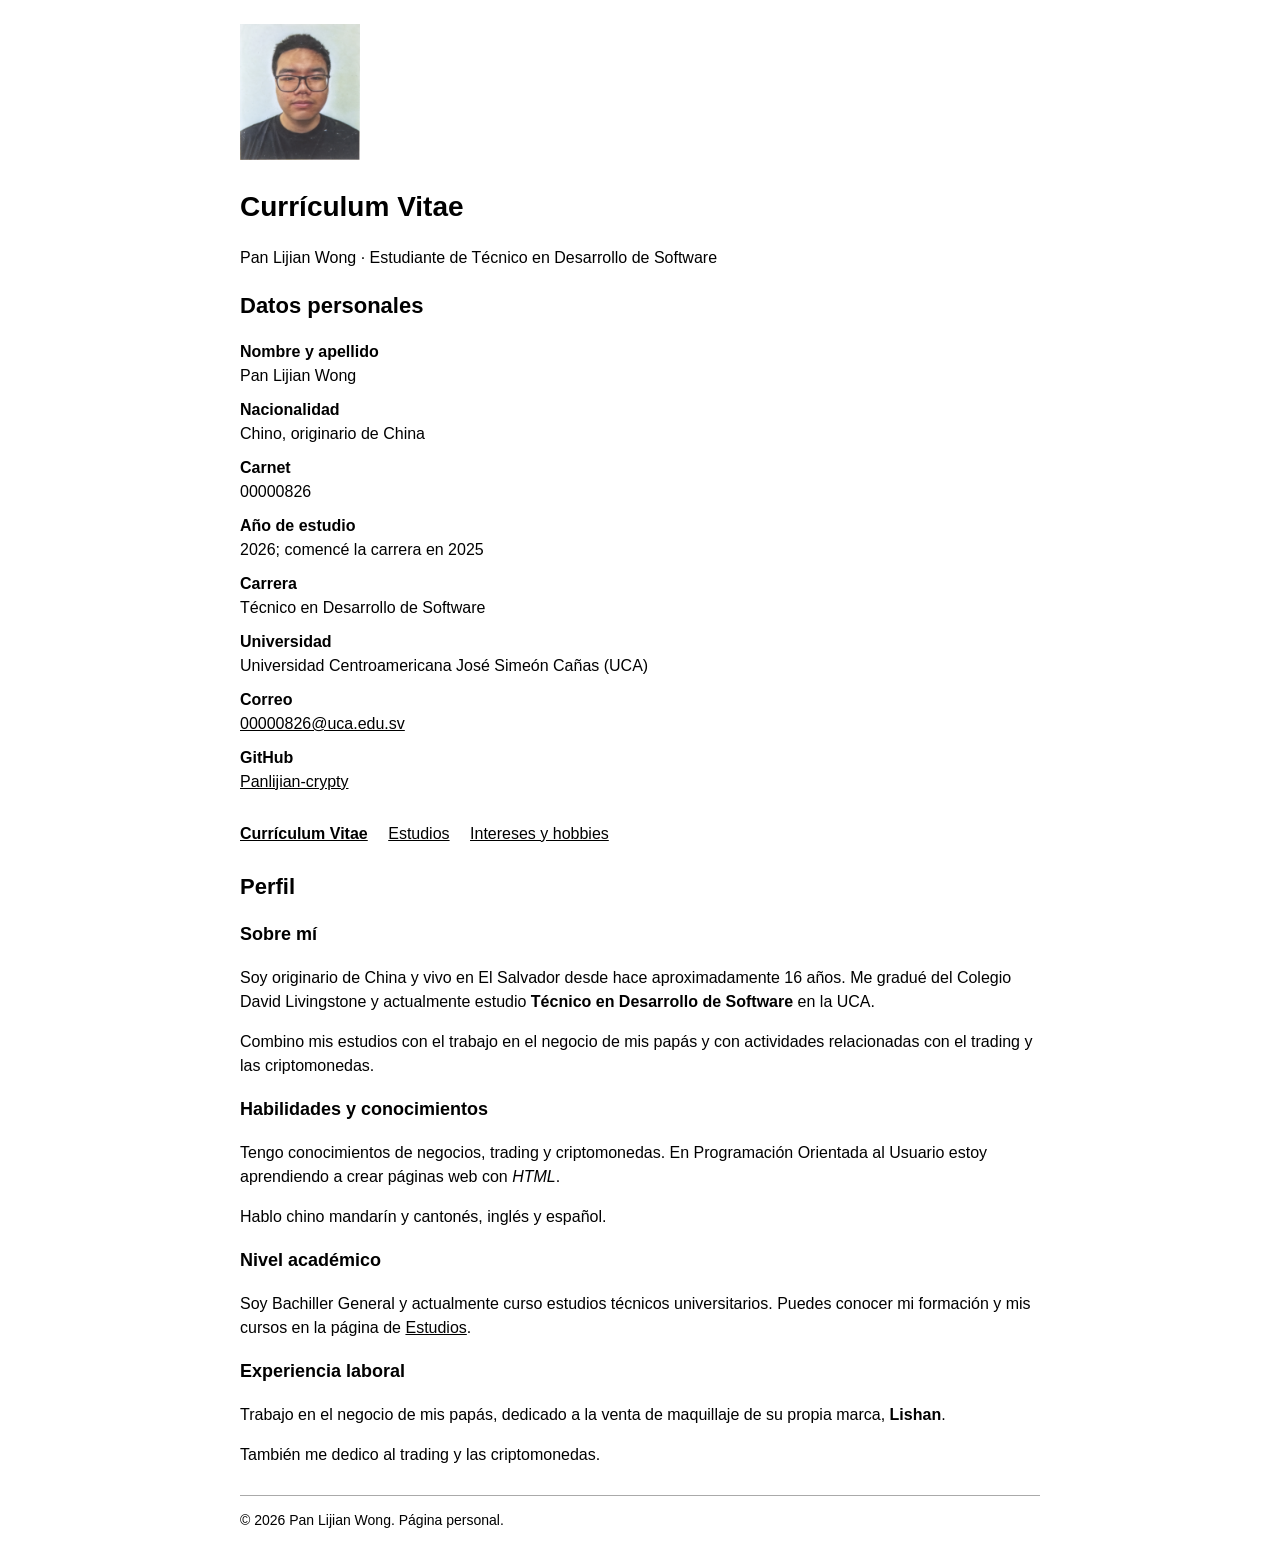
<file: About-me/index.html>
<!DOCTYPE html>
<html lang="es">
<head>
    <meta charset="UTF-8">
    <meta name="viewport" content="width=device-width, initial-scale=1.0">
    <meta name="description" content="Página personal de Pan Lijian Wong: perfil, estudios, intereses y hobbies.">
    <title>Currículum Vitae | Pan Lijian Wong</title>
    <link rel="stylesheet" href="estilos.css">
</head>
<body>
    <a class="saltar" href="#contenido">Saltar al contenido</a>
    <div class="pagina">
<header class="cabecera">
    <img class="imagen-cabecera" src="imagenes/foto-perfil.png" width="120" height="136" alt="Foto de Pan Lijian Wong">
    <h1>Currículum Vitae</h1>
    <p class="subtitulo">Pan Lijian Wong · Estudiante de Técnico en Desarrollo de Software</p>
</header>
<main id="contenido">
    <section aria-labelledby="titulo-datos">
        <h2 id="titulo-datos">Datos personales</h2>
        <dl class="datos">
            <div><dt>Nombre y apellido</dt><dd>Pan Lijian Wong</dd></div>
            <div><dt>Nacionalidad</dt><dd>Chino, originario de China</dd></div>
            <div><dt>Carnet</dt><dd>00000826</dd></div>
            <div><dt>Año de estudio</dt><dd>2026; comencé la carrera en 2025</dd></div>
            <div><dt>Carrera</dt><dd>Técnico en Desarrollo de Software</dd></div>
            <div><dt>Universidad</dt><dd>Universidad Centroamericana José Simeón Cañas (UCA)</dd></div>
            <div><dt>Correo</dt><dd><a href="mailto:00000826@uca.edu.sv">00000826@uca.edu.sv</a></dd></div>
            <div><dt>GitHub</dt><dd><a href="https://github.com/Panlijian-crypty">Panlijian-crypty</a></dd></div>
        </dl>
    </section>
<nav aria-label="Navegación principal">
    <a href="index.html" aria-current="page">Currículum Vitae</a>
    <a href="estudios.html">Estudios</a>
    <a href="intereses.html">Intereses y hobbies</a>
</nav>
    <section aria-labelledby="titulo-perfil">
        <h2 id="titulo-perfil">Perfil</h2>
        <article>
            <h3>Sobre mí</h3>
            <p>Soy originario de China y vivo en El Salvador desde hace aproximadamente 16 años. Me gradué del Colegio David Livingstone y actualmente estudio <strong>Técnico en Desarrollo de Software</strong> en la UCA.</p>
            <p>Combino mis estudios con el trabajo en el negocio de mis papás y con actividades relacionadas con el trading y las criptomonedas.</p>
        </article>
        <article>
            <h3>Habilidades y conocimientos</h3>
            <p>Tengo conocimientos de negocios, trading y criptomonedas. En Programación Orientada al Usuario estoy aprendiendo a crear páginas web con <em>HTML</em>.</p>
            <p>Hablo chino mandarín y cantonés, inglés y español.</p>
        </article>
        <article>
            <h3>Nivel académico</h3>
            <p>Soy Bachiller General y actualmente curso estudios técnicos universitarios. Puedes conocer mi formación y mis cursos en la página de <a href="estudios.html">Estudios</a>.</p>
        </article>
        <article>
            <h3>Experiencia laboral</h3>
            <p>Trabajo en el negocio de mis papás, dedicado a la venta de maquillaje de su propia marca, <strong>Lishan</strong>.</p>
            <p>También me dedico al trading y las criptomonedas.</p>
        </article>
    </section>
</main>
        <footer>
            <p>© 2026 Pan Lijian Wong. Página personal.</p>
        </footer>
    </div>
</body>
</html>
</file>
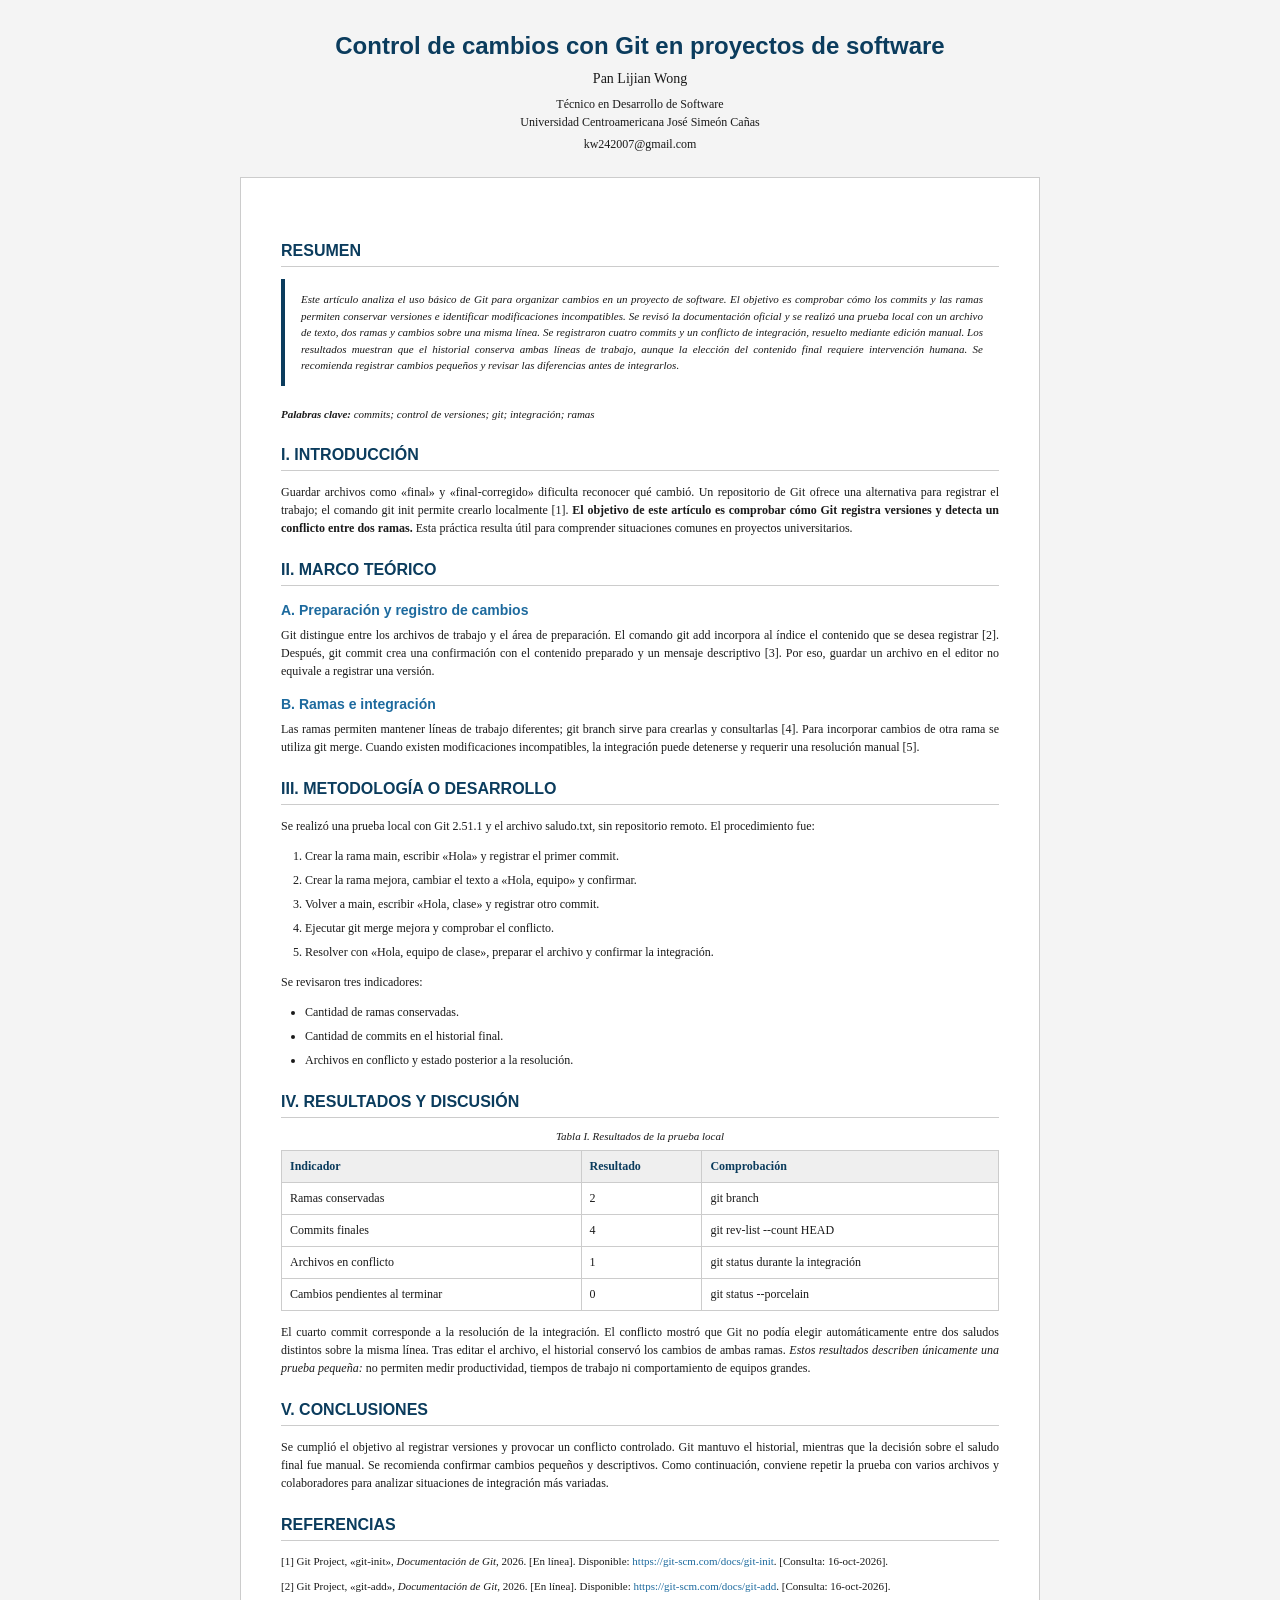
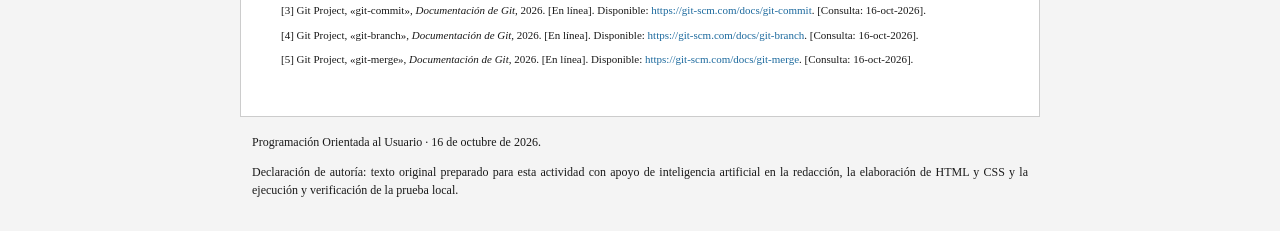
<file: actividad-css-basico/index.html>
<!DOCTYPE html>
<html lang="es">
    <head>
        <meta charset="UTF-8">
        <meta name="viewport" content="width=device-width, initial-scale=1.0">
        <title>Control de cambios con Git en proyectos de software</title>
        <link rel="stylesheet" href="style.css">
    </head>
    <body>
        <header>
            <h1>Control de cambios con Git en proyectos de software</h1>
            <p class="autor">Pan Lijian Wong</p>
            <p class="afiliacion">Técnico en Desarrollo de Software<br>Universidad Centroamericana José Simeón Cañas</p>
            <p class="contacto">kw242007@gmail.com</p>
        </header>

        <main id="articulo" class="articulo">
            <section>
                <h2>Resumen</h2>
                <p class="resumen">Este artículo analiza el uso básico de Git para organizar cambios en un proyecto de software. El objetivo es comprobar cómo los commits y las ramas permiten conservar versiones e identificar modificaciones incompatibles. Se revisó la documentación oficial y se realizó una prueba local con un archivo de texto, dos ramas y cambios sobre una misma línea. Se registraron cuatro commits y un conflicto de integración, resuelto mediante edición manual. Los resultados muestran que el historial conserva ambas líneas de trabajo, aunque la elección del contenido final requiere intervención humana. Se recomienda registrar cambios pequeños y revisar las diferencias antes de integrarlos.</p>
                <p class="palabras-clave"><strong>Palabras clave:</strong> commits; control de versiones; git; integración; ramas</p>
            </section>

            <section>
                <h2>I. Introducción</h2>
                <p>Guardar archivos como «final» y «final-corregido» dificulta reconocer qué cambió. Un repositorio de Git ofrece una alternativa para registrar el trabajo; el comando git init permite crearlo localmente [1]. <strong>El objetivo de este artículo es comprobar cómo Git registra versiones y detecta un conflicto entre dos ramas.</strong> Esta práctica resulta útil para comprender situaciones comunes en proyectos universitarios.</p>
            </section>

            <section>
                <h2>II. Marco teórico</h2>
                <h3>A. Preparación y registro de cambios</h3>
                <p>Git distingue entre los archivos de trabajo y el área de preparación. El comando git add incorpora al índice el contenido que se desea registrar [2]. Después, git commit crea una confirmación con el contenido preparado y un mensaje descriptivo [3]. Por eso, guardar un archivo en el editor no equivale a registrar una versión.</p>
                <h3>B. Ramas e integración</h3>
                <p>Las ramas permiten mantener líneas de trabajo diferentes; git branch sirve para crearlas y consultarlas [4]. Para incorporar cambios de otra rama se utiliza git merge. Cuando existen modificaciones incompatibles, la integración puede detenerse y requerir una resolución manual [5].</p>
            </section>

            <section>
                <h2>III. Metodología o desarrollo</h2>
                <p>Se realizó una prueba local con Git 2.51.1 y el archivo saludo.txt, sin repositorio remoto. El procedimiento fue:</p>
                <ol>
                    <li>Crear la rama main, escribir «Hola» y registrar el primer commit.</li>
                    <li>Crear la rama mejora, cambiar el texto a «Hola, equipo» y confirmar.</li>
                    <li>Volver a main, escribir «Hola, clase» y registrar otro commit.</li>
                    <li>Ejecutar git merge mejora y comprobar el conflicto.</li>
                    <li>Resolver con «Hola, equipo de clase», preparar el archivo y confirmar la integración.</li>
                </ol>
                <p>Se revisaron tres indicadores:</p>
                <ul>
                    <li>Cantidad de ramas conservadas.</li>
                    <li>Cantidad de commits en el historial final.</li>
                    <li>Archivos en conflicto y estado posterior a la resolución.</li>
                </ul>
            </section>

            <section>
                <h2>IV. Resultados y discusión</h2>
                <table>
                    <caption class="titulo-tabla">Tabla I. Resultados de la prueba local</caption>
                    <thead>
                        <tr>
                            <th>Indicador</th>
                            <th>Resultado</th>
                            <th>Comprobación</th>
                        </tr>
                    </thead>
                    <tbody>
                        <tr>
                            <td>Ramas conservadas</td>
                            <td>2</td>
                            <td>git branch</td>
                        </tr>
                        <tr>
                            <td>Commits finales</td>
                            <td>4</td>
                            <td>git rev-list --count HEAD</td>
                        </tr>
                        <tr>
                            <td>Archivos en conflicto</td>
                            <td>1</td>
                            <td>git status durante la integración</td>
                        </tr>
                        <tr>
                            <td>Cambios pendientes al terminar</td>
                            <td>0</td>
                            <td>git status --porcelain</td>
                        </tr>
                    </tbody>
                </table>
                <p>El cuarto commit corresponde a la resolución de la integración. El conflicto mostró que Git no podía elegir automáticamente entre dos saludos distintos sobre la misma línea. Tras editar el archivo, el historial conservó los cambios de ambas ramas. <em>Estos resultados describen únicamente una prueba pequeña:</em> no permiten medir productividad, tiempos de trabajo ni comportamiento de equipos grandes.</p>
            </section>

            <section>
                <h2>V. Conclusiones</h2>
                <p>Se cumplió el objetivo al registrar versiones y provocar un conflicto controlado. Git mantuvo el historial, mientras que la decisión sobre el saludo final fue manual. Se recomienda confirmar cambios pequeños y descriptivos. Como continuación, conviene repetir la prueba con varios archivos y colaboradores para analizar situaciones de integración más variadas.</p>
            </section>

            <section>
                <h2>Referencias</h2>
                <ol class="referencias">
                    <li>[1] Git Project, «git-init», <em>Documentación de Git</em>, 2026. [En línea]. Disponible: <a href="https://git-scm.com/docs/git-init">https://git-scm.com/docs/git-init</a>. [Consulta: 16-oct-2026].</li>
                    <li>[2] Git Project, «git-add», <em>Documentación de Git</em>, 2026. [En línea]. Disponible: <a href="https://git-scm.com/docs/git-add">https://git-scm.com/docs/git-add</a>. [Consulta: 16-oct-2026].</li>
                    <li>[3] Git Project, «git-commit», <em>Documentación de Git</em>, 2026. [En línea]. Disponible: <a href="https://git-scm.com/docs/git-commit">https://git-scm.com/docs/git-commit</a>. [Consulta: 16-oct-2026].</li>
                    <li>[4] Git Project, «git-branch», <em>Documentación de Git</em>, 2026. [En línea]. Disponible: <a href="https://git-scm.com/docs/git-branch">https://git-scm.com/docs/git-branch</a>. [Consulta: 16-oct-2026].</li>
                    <li>[5] Git Project, «git-merge», <em>Documentación de Git</em>, 2026. [En línea]. Disponible: <a href="https://git-scm.com/docs/git-merge">https://git-scm.com/docs/git-merge</a>. [Consulta: 16-oct-2026].</li>
                </ol>
            </section>
        </main>

        <footer>
            <p>Programación Orientada al Usuario · 16 de octubre de 2026.</p>
            <p>Declaración de autoría: texto original preparado para esta actividad con apoyo de inteligencia artificial en la redacción, la elaboración de HTML y CSS y la ejecución y verificación de la prueba local.</p>
        </footer>
    </body>
</html>
</file>
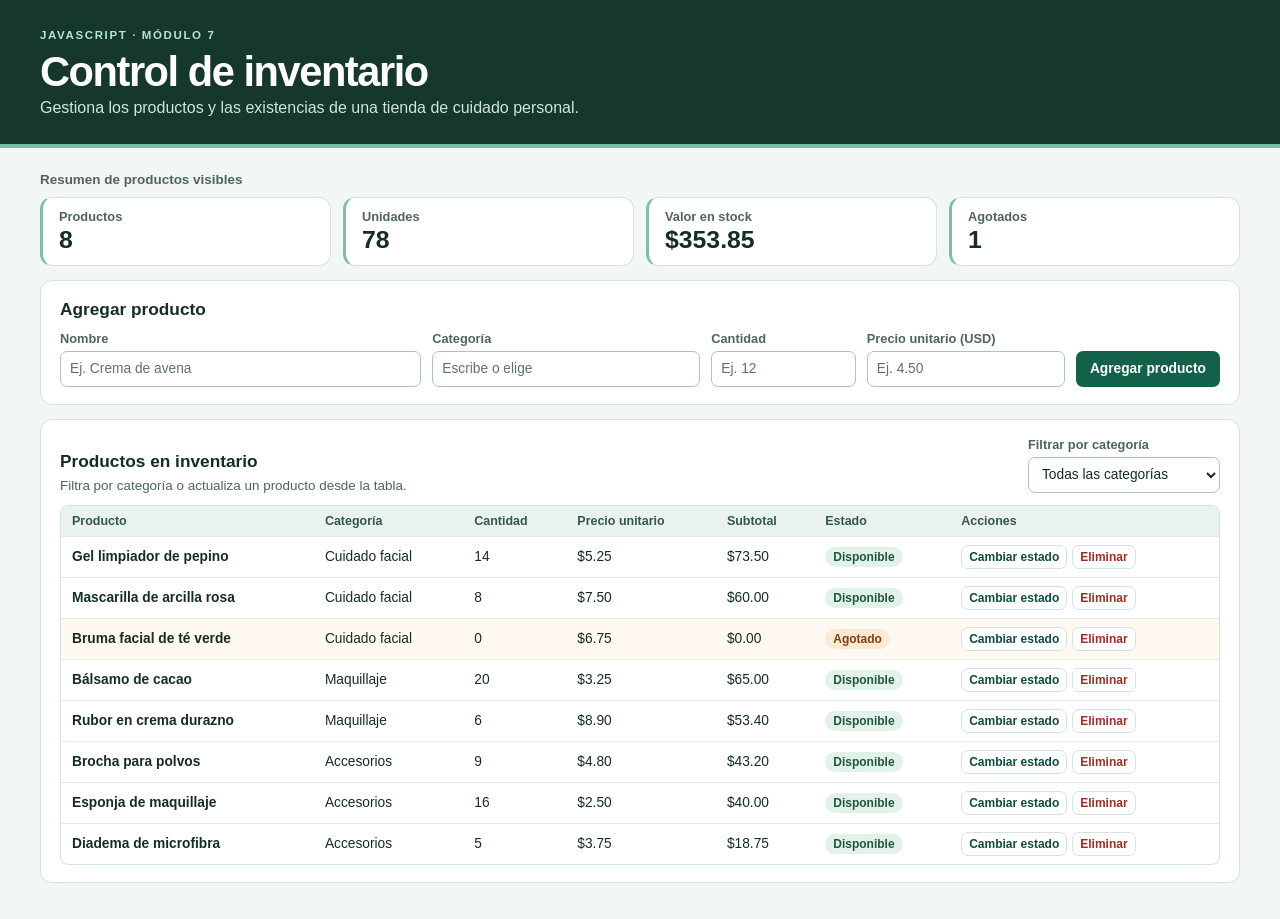
<file: tarea-7-3h/index.html>
<!doctype html>
<html lang="es">
<head>
    <meta charset="UTF-8">
    <meta name="viewport" content="width=device-width, initial-scale=1">
    <title>Control de inventario</title>
    <link rel="stylesheet" href="styles.css">
    <script src="script.js" defer></script>
</head>
<body>
    <header class="encabezado">
        <div class="contenedor encabezado-contenido">
            <span class="etiqueta">JAVASCRIPT · MÓDULO 7</span>
            <h1>Control de inventario</h1>
            <p>Gestiona los productos y las existencias de una tienda de cuidado personal.</p>
        </div>
    </header>

    <main class="contenedor">
        <section class="resumen" aria-labelledby="titulo-resumen">
            <h2 id="titulo-resumen">Resumen de productos visibles</h2>
            <dl class="indicadores" aria-live="polite">
                <div><dt>Productos</dt><dd id="total-productos">0</dd></div>
                <div><dt>Unidades</dt><dd id="total-unidades">0</dd></div>
                <div><dt>Valor en stock</dt><dd id="valor-total">$0.00</dd></div>
                <div><dt>Agotados</dt><dd id="total-agotados">0</dd></div>
            </dl>
        </section>

        <section class="panel" aria-labelledby="titulo-alta">
            <h2 id="titulo-alta">Agregar producto</h2>
            <form id="formulario-producto" novalidate>
                <div class="campos">
                    <label for="nombre">Nombre
                        <input id="nombre" name="nombre" placeholder="Ej. Crema de avena" required>
                    </label>
                    <label for="categoria">Categoría
                        <input id="categoria" name="categoria" list="categorias-sugeridas"
                            placeholder="Escribe o elige" required>
                        <datalist id="categorias-sugeridas"></datalist>
                    </label>
                    <label for="cantidad">Cantidad
                        <input id="cantidad" name="cantidad" type="number" min="1" step="1" placeholder="Ej. 12" required>
                    </label>
                    <label for="precio">Precio unitario (USD)
                        <input id="precio" name="precio" type="number" min="0" step="any" placeholder="Ej. 4.50" required>
                    </label>
                    <button class="btn-principal" type="submit">Agregar producto</button>
                </div>
                <p id="mensaje-error" class="mensaje-error" role="alert" hidden></p>
            </form>
        </section>

        <section class="panel inventario" aria-labelledby="titulo-inventario">
            <div class="barra-inventario">
                <div>
                    <h2 id="titulo-inventario">Productos en inventario</h2>
                    <p id="mensaje-actividad" role="status">Filtra por categoría o actualiza un producto desde la tabla.</p>
                </div>
                <label for="filtro-categoria">Filtrar por categoría
                    <select id="filtro-categoria">
                        <option value="todas">Todas las categorías</option>
                    </select>
                </label>
            </div>
            <div class="tabla-scroll" role="region" aria-label="Tabla de inventario" tabindex="0">
                <table aria-labelledby="titulo-inventario">
                    <thead>
                        <tr>
                            <th scope="col">Producto</th>
                            <th scope="col">Categoría</th>
                            <th scope="col">Cantidad</th>
                            <th scope="col">Precio unitario</th>
                            <th scope="col">Subtotal</th>
                            <th scope="col">Estado</th>
                            <th scope="col">Acciones</th>
                        </tr>
                    </thead>
                    <tbody id="cuerpo-inventario"></tbody>
                </table>
            </div>
            <p id="mensaje-vacio" hidden>No hay productos en la categoría seleccionada.</p>
        </section>
    </main>
</body>
</html>
</file>
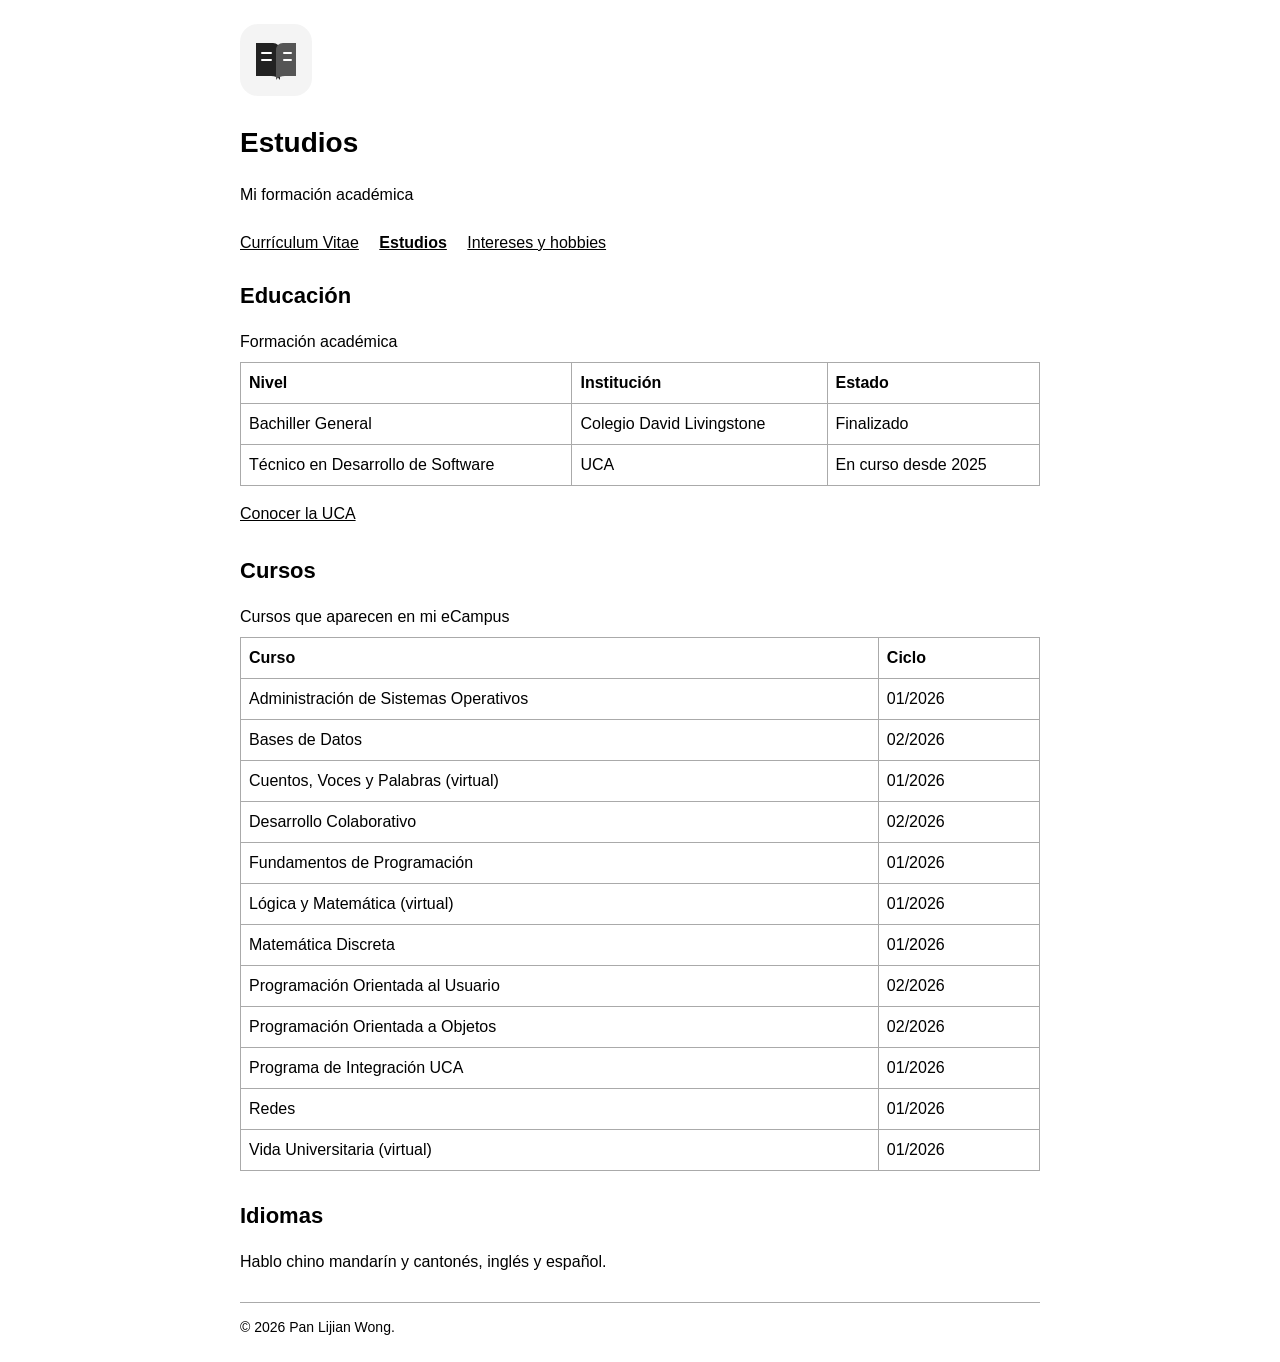
<file: About-me/estudios.html>
<!DOCTYPE html>
<html lang="es">
<head>
    <meta charset="UTF-8">
    <meta name="viewport" content="width=device-width, initial-scale=1.0">
    <meta name="description" content="Página personal de Pan Lijian Wong: perfil, estudios, intereses y hobbies.">
    <title>Estudios | Pan Lijian Wong</title>
    <link rel="stylesheet" href="estilos.css">
</head>
<body>
    <a class="saltar" href="#contenido">Saltar al contenido</a>
    <div class="pagina">
<header class="cabecera">
    <img class="imagen-cabecera" src="imagenes/estudios.svg" width="72" height="72" alt="Ilustración de un libro abierto">
    <h1>Estudios</h1>
    <p class="subtitulo">Mi formación académica</p>
</header><nav aria-label="Navegación principal">
    <a href="index.html">Currículum Vitae</a>
    <a href="estudios.html" aria-current="page">Estudios</a>
    <a href="intereses.html">Intereses y hobbies</a>
</nav>
<main id="contenido">
    <section aria-labelledby="titulo-educacion">
        <h2 id="titulo-educacion">Educación</h2>
        <div class="tabla">
            <table>
                <caption>Formación académica</caption>
                <thead><tr><th scope="col">Nivel</th><th scope="col">Institución</th><th scope="col">Estado</th></tr></thead>
                <tbody>
                    <tr><th scope="row">Bachiller General</th><td>Colegio David Livingstone</td><td>Finalizado</td></tr>
                    <tr><th scope="row">Técnico en Desarrollo de Software</th><td>UCA</td><td>En curso desde 2025</td></tr>
                </tbody>
            </table>
        </div>
        <p><a href="https://www.uca.edu.sv/">Conocer la UCA</a></p>
    </section>
    <section aria-labelledby="titulo-cursos">
        <h2 id="titulo-cursos">Cursos</h2>
        <div class="tabla">
            <table>
                <caption>Cursos que aparecen en mi eCampus</caption>
                <thead><tr><th scope="col">Curso</th><th scope="col">Ciclo</th></tr></thead>
                <tbody>
<tr><th scope="row">Administración de Sistemas Operativos</th><td>01/2026</td></tr>
<tr><th scope="row">Bases de Datos</th><td>02/2026</td></tr>
<tr><th scope="row">Cuentos, Voces y Palabras (virtual)</th><td>01/2026</td></tr>
<tr><th scope="row">Desarrollo Colaborativo</th><td>02/2026</td></tr>
<tr><th scope="row">Fundamentos de Programación</th><td>01/2026</td></tr>
<tr><th scope="row">Lógica y Matemática (virtual)</th><td>01/2026</td></tr>
<tr><th scope="row">Matemática Discreta</th><td>01/2026</td></tr>
<tr><th scope="row">Programación Orientada al Usuario</th><td>02/2026</td></tr>
<tr><th scope="row">Programación Orientada a Objetos</th><td>02/2026</td></tr>
<tr><th scope="row">Programa de Integración UCA</th><td>01/2026</td></tr>
<tr><th scope="row">Redes</th><td>01/2026</td></tr>
<tr><th scope="row">Vida Universitaria (virtual)</th><td>01/2026</td></tr>
                </tbody>
            </table>
        </div>
    </section>
    <section aria-labelledby="titulo-idiomas">
        <h2 id="titulo-idiomas">Idiomas</h2>
        <p>Hablo chino mandarín y cantonés, inglés y español.</p>
    </section>
</main>
        <footer>
            <p>© 2026 Pan Lijian Wong.</p>
        </footer>
    </div>
</body>
</html>
</file>
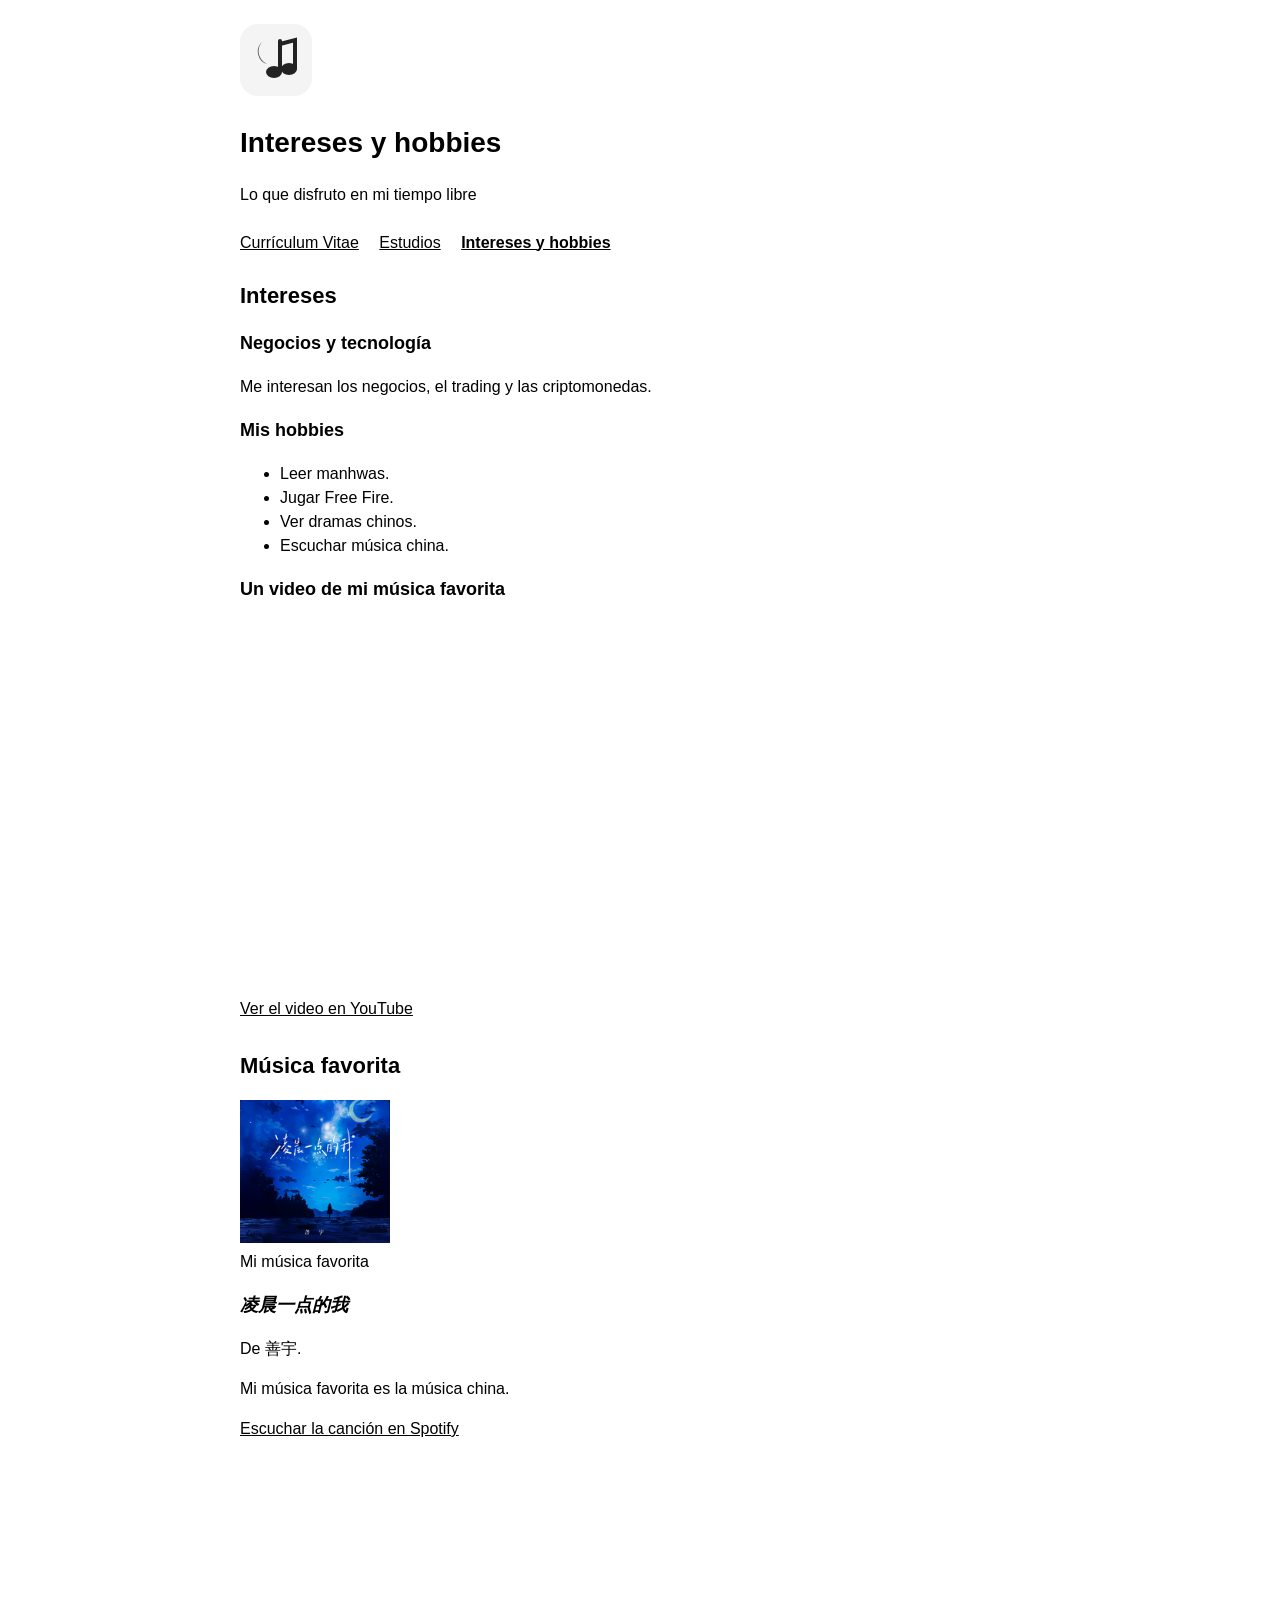
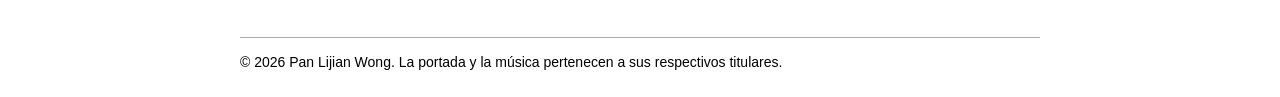
<file: About-me/intereses.html>
<!DOCTYPE html>
<html lang="es">
<head>
    <meta charset="UTF-8">
    <meta name="viewport" content="width=device-width, initial-scale=1.0">
    <meta name="description" content="Página personal de Pan Lijian Wong: perfil, estudios, intereses y hobbies.">
    <title>Intereses y hobbies | Pan Lijian Wong</title>
    <link rel="stylesheet" href="estilos.css">
</head>
<body>
    <a class="saltar" href="#contenido">Saltar al contenido</a>
    <div class="pagina">
<header class="cabecera">
    <img class="imagen-cabecera" src="imagenes/intereses.svg" width="72" height="72" alt="Ilustración de notas musicales y una luna">
    <h1>Intereses y hobbies</h1>
    <p class="subtitulo">Lo que disfruto en mi tiempo libre</p>
</header><nav aria-label="Navegación principal">
    <a href="index.html">Currículum Vitae</a>
    <a href="estudios.html">Estudios</a>
    <a href="intereses.html" aria-current="page">Intereses y hobbies</a>
</nav>
<main id="contenido">
    <section aria-labelledby="titulo-intereses">
        <h2 id="titulo-intereses">Intereses</h2>
        <article>
            <h3>Negocios y tecnología</h3>
            <p>Me interesan los negocios, el trading y las criptomonedas.</p>
        </article>
        <article>
            <h3>Mis hobbies</h3>
            <ul>
                <li>Leer manhwas.</li>
                <li>Jugar Free Fire.</li>
                <li>Ver dramas chinos.</li>
                <li>Escuchar música china.</li>
            </ul>
        </article>
        <article>
            <h3>Un video de mi música favorita</h3>
            <iframe class="video" src="https://www.youtube-nocookie.com/embed/XEWYyTJGJzs" width="640" height="360" title="Video de mi música favorita en YouTube" loading="lazy" allow="encrypted-media; picture-in-picture" allowfullscreen></iframe>
            <p><a href="https://www.youtube.com/watch?v=XEWYyTJGJzs">Ver el video en YouTube</a></p>
        </article>
    </section>
    <section aria-labelledby="titulo-musica">
        <h2 id="titulo-musica">Música favorita</h2>
        <div class="musica">
            <figure>
                <img class="portada" src="musica-favorita.png" width="150" height="143" alt="Portada de 凌晨一点的我: cielo nocturno azul, árboles y una luna">
                <figcaption>Mi música favorita</figcaption>
            </figure>
            <div>
                <h3><cite lang="zh">凌晨一点的我</cite></h3>
                <p>De <span lang="zh">善宇</span>.</p>
                <p>Mi música favorita es la música china.</p>
                <p><a href="https://open.spotify.com/track/4aHNr8weleNt9QdXDiikcP">Escuchar la canción en Spotify</a></p>
            </div>
        </div>
        <iframe class="reproductor" src="https://open.spotify.com/embed/track/4aHNr8weleNt9QdXDiikcP" width="640" height="152" title="Escuchar 凌晨一点的我 en Spotify" loading="lazy" allow="encrypted-media; picture-in-picture"></iframe>
    </section>
</main>
        <footer>
            <p>© 2026 Pan Lijian Wong. La portada y la música pertenecen a sus respectivos titulares.</p>
        </footer>
    </div>
</body>
</html>
</file>
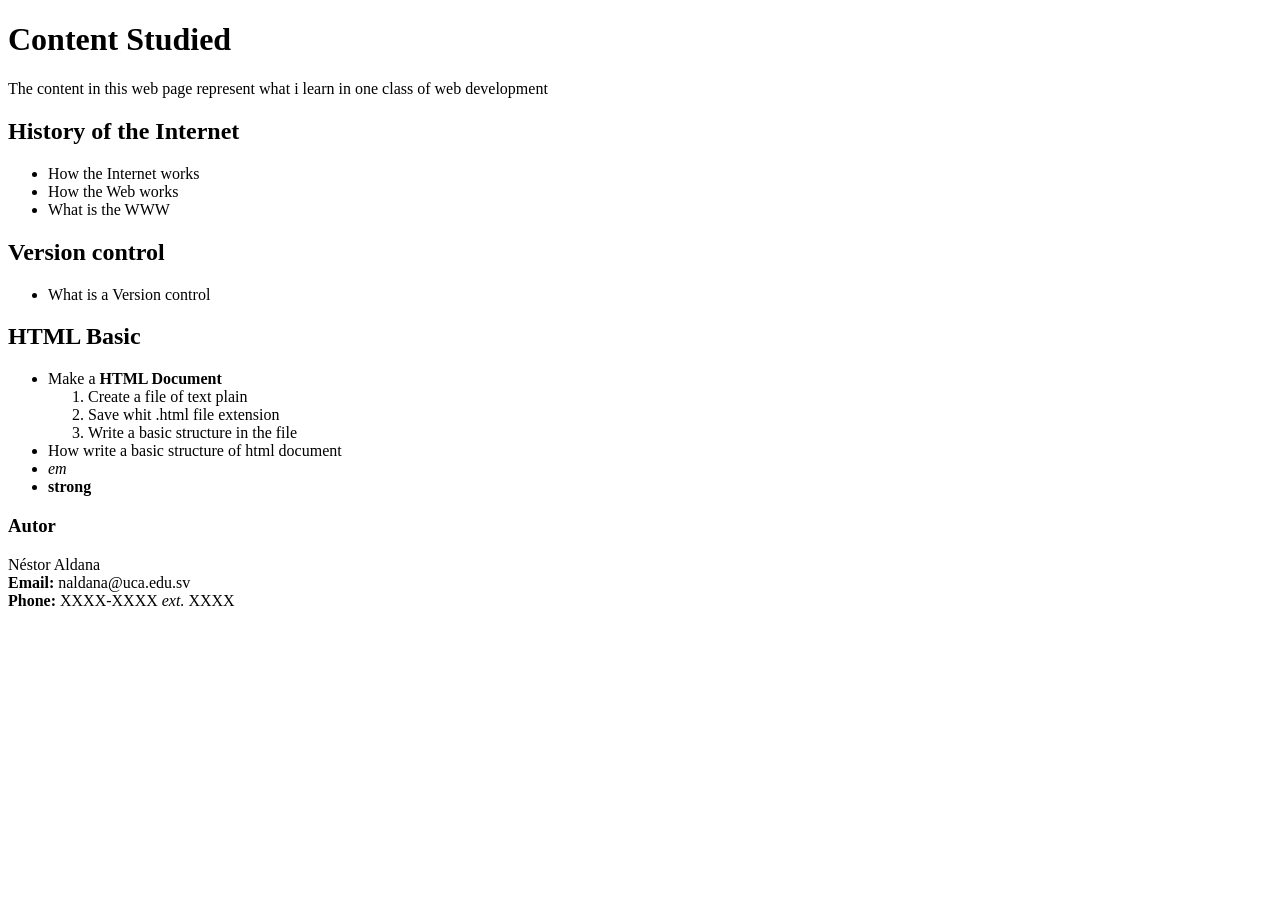
<file: ejercicios-html/ejercicio_01.html>
<!DOCTYPE html>
<html lang="en">
<head>
    <meta charset="UTF-8">
    <meta name="viewport" content="width=device-width, initial-scale=1.0">
    <title>Practical Exercise 1</title>
</head>
<body>
    <h1>Content Studied</h1>
    <p>The content in this web page represent what i learn in one class of web development</p>

    <h2>History of the Internet</h2>
    <ul>
        <li>How the Internet works</li>
        <li>How the Web works</li>
        <li>What is the WWW</li>
    </ul>

    <h2>Version control</h2>
    <ul>
        <li>What is a Version control</li>
    </ul>

    <h2>HTML Basic</h2>
    <ul>
        <li>Make a <strong>HTML Document</strong>
            <ol>
                <li>Create a file of text plain</li>
                <li>Save whit .html file extension</li>
                <li>Write a basic structure in the file</li>
            </ol>
        </li>
        <li>How write a basic structure of html document</li>
        <li><em>em</em></li>
        <li><strong>strong</strong></li>
    </ul>

    <h3>Autor</h3>
    <p>Néstor Aldana<br>
        <strong>Email:</strong> naldana@uca.edu.sv<br>
        <strong>Phone:</strong> XXXX-XXXX <em>ext.</em> XXXX
    </p>
</body>
</html>
</file>
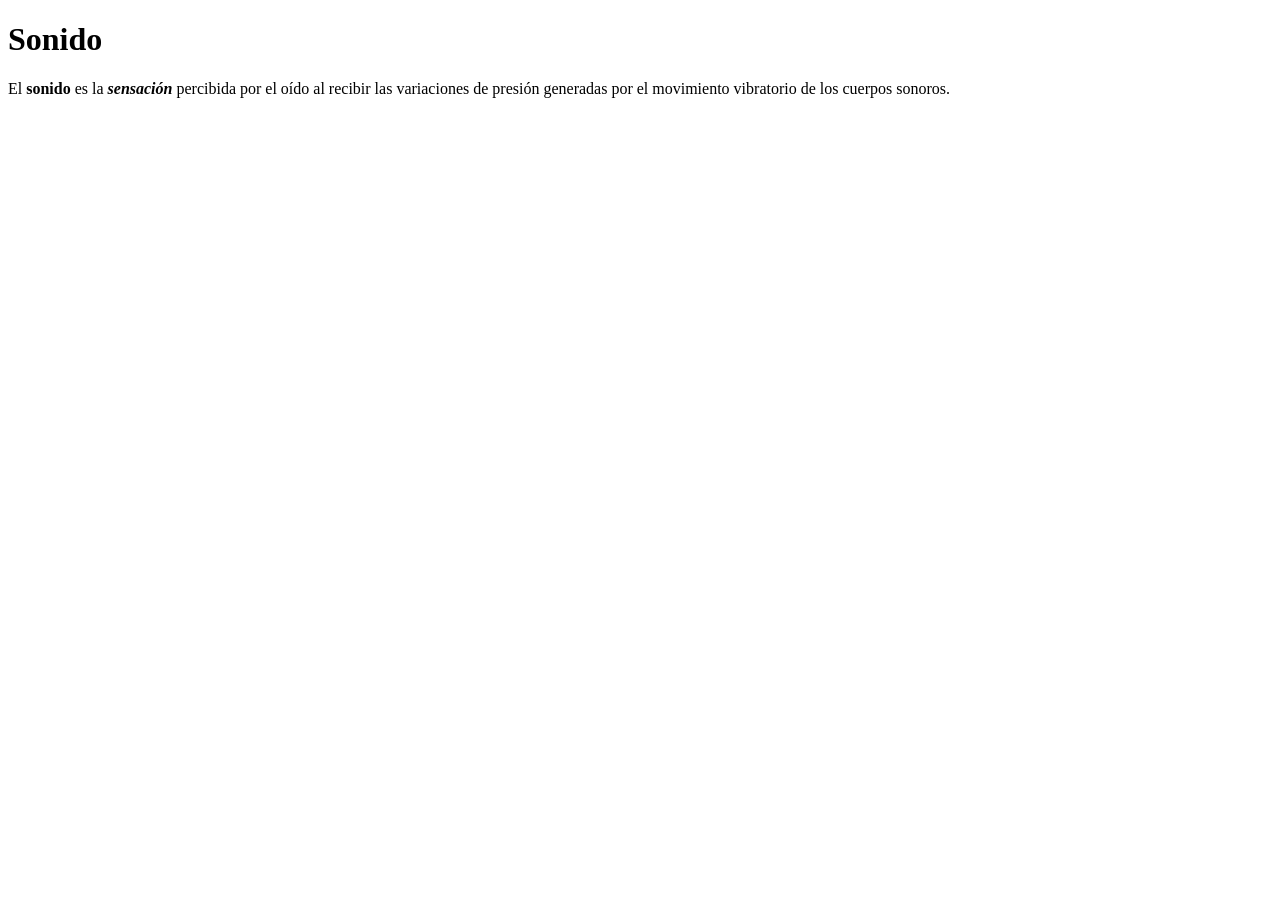
<file: ejercicios-html/ejercicio_02.html>
<!DOCTYPE html>
<html lang="es">
<head>
    <meta charset="UTF-8">
    <meta name="viewport" content="width=device-width, initial-scale=1.0">
    <title>Practical Exercise 2</title>
</head>
<body>
    <h1>Sonido</h1>
    <p>El <strong>sonido</strong> es la <strong><em>sensación</em></strong> percibida por el oído al recibir las variaciones de presión generadas por el movimiento vibratorio de los cuerpos sonoros.</p>
</body>
</html>
</file>
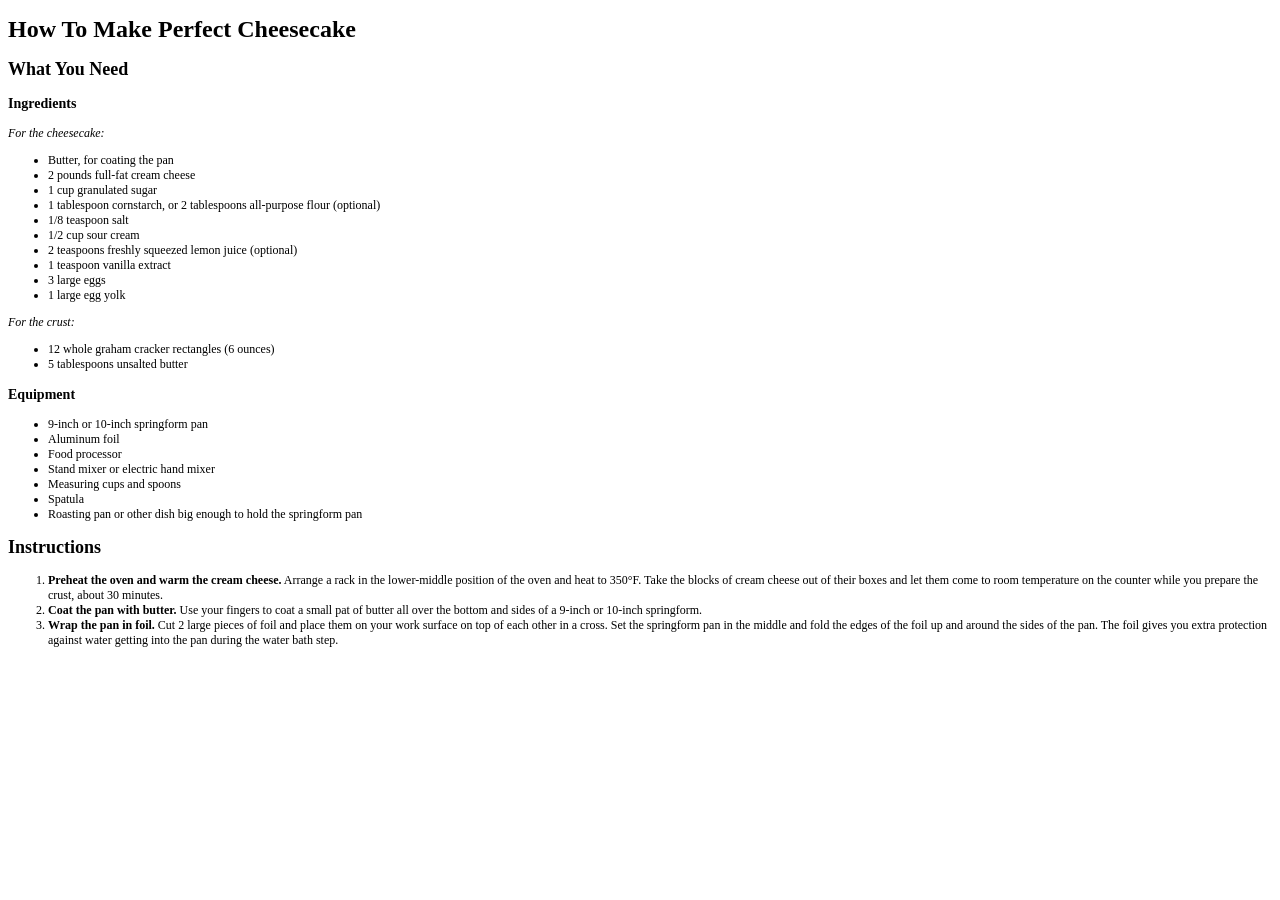
<file: ejercicios-html/ejercicio_03.html>
<!DOCTYPE html>
<html lang="en">
<head>
    <meta charset="UTF-8">
    <meta name="viewport" content="width=device-width, initial-scale=1.0">
    <title>Practical Exercise 3</title>
    <style>
        body {
            font-size: 12px;
        }
    </style>
</head>
<body>
    <h1>How To Make Perfect Cheesecake</h1>
    <h2>What You Need</h2>
    <h3>Ingredients</h3>

    <p><em>For the cheesecake:</em></p>
    <ul>
        <li>Butter, for coating the pan</li>
        <li>2 pounds full-fat cream cheese</li>
        <li>1 cup granulated sugar</li>
        <li>1 tablespoon cornstarch, or 2 tablespoons all-purpose flour (optional)</li>
        <li>1/8 teaspoon salt</li>
        <li>1/2 cup sour cream</li>
        <li>2 teaspoons freshly squeezed lemon juice (optional)</li>
        <li>1 teaspoon vanilla extract</li>
        <li>3 large eggs</li>
        <li>1 large egg yolk</li>
    </ul>

    <p><em>For the crust:</em></p>
    <ul>
        <li>12 whole graham cracker rectangles (6 ounces)</li>
        <li>5 tablespoons unsalted butter</li>
    </ul>

    <h3>Equipment</h3>
    <ul>
        <li>9-inch or 10-inch springform pan</li>
        <li>Aluminum foil</li>
        <li>Food processor</li>
        <li>Stand mixer or electric hand mixer</li>
        <li>Measuring cups and spoons</li>
        <li>Spatula</li>
        <li>Roasting pan or other dish big enough to hold the springform pan</li>
    </ul>

    <h2>Instructions</h2>
    <ol>
        <li><strong>Preheat the oven and warm the cream cheese.</strong> Arrange a rack in the lower-middle position of the oven and heat to 350°F. Take the blocks of cream cheese out of their boxes and let them come to room temperature on the counter while you prepare the crust, about 30 minutes.</li>
        <li><strong>Coat the pan with butter.</strong> Use your fingers to coat a small pat of butter all over the bottom and sides of a 9-inch or 10-inch springform.</li>
        <li><strong>Wrap the pan in foil.</strong> Cut 2 large pieces of foil and place them on your work surface on top of each other in a cross. Set the springform pan in the middle and fold the edges of the foil up and around the sides of the pan. The foil gives you extra protection against water getting into the pan during the water bath step.</li>
    </ol>
</body>
</html>
</file>
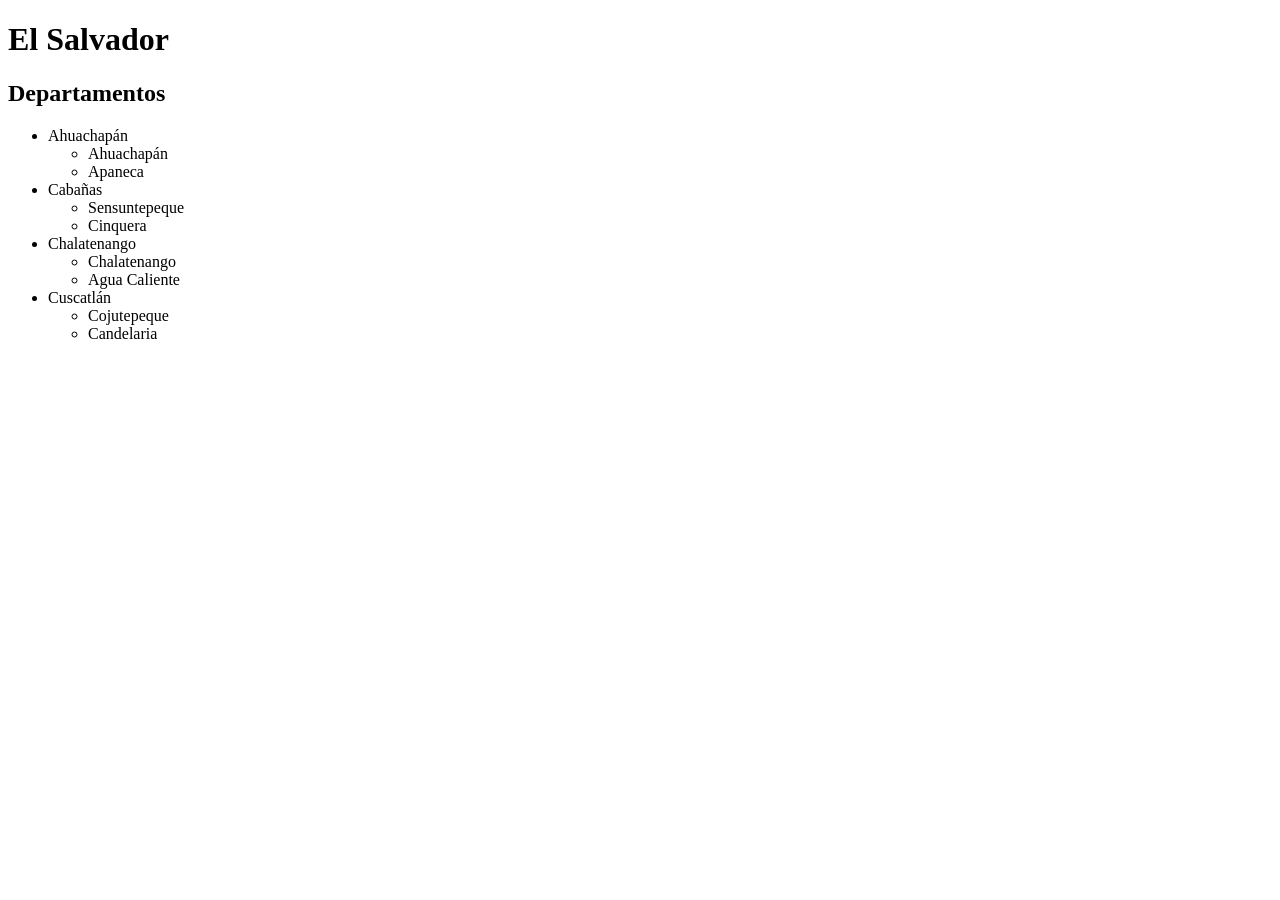
<file: ejercicios-html/ejercicio_04.html>
<!DOCTYPE html>
<html lang="es">
<head>
    <meta charset="UTF-8">
    <meta name="viewport" content="width=device-width, initial-scale=1.0">
    <title>Practical Exercise 4</title>
</head>
<body>
    <h1>El Salvador</h1>
    <h2>Departamentos</h2>
    <ul>
        <li>Ahuachapán
            <ul>
                <li>Ahuachapán</li>
                <li>Apaneca</li>
            </ul>
        </li>
        <li>Cabañas
            <ul>
                <li>Sensuntepeque</li>
                <li>Cinquera</li>
            </ul>
        </li>
        <li>Chalatenango
            <ul>
                <li>Chalatenango</li>
                <li>Agua Caliente</li>
            </ul>
        </li>
        <li>Cuscatlán
            <ul>
                <li>Cojutepeque</li>
                <li>Candelaria</li>
            </ul>
        </li>
    </ul>
</body>
</html>
</file>
<file: About-me/estilos.css>
body {
    max-width: 800px;
    margin: 24px auto;
    padding: 0 16px;
    background: white;
    color: black;
    font-family: Arial, sans-serif;
    line-height: 1.5;
}
h1 { font-size: 28px; }
h2 { font-size: 22px; }
h3 { font-size: 18px; }
a { color: black; }
nav { margin: 24px 0; }
nav a { display: inline-block; margin-right: 16px; }
nav a[aria-current="page"] { font-weight: bold; }
section { margin-bottom: 28px; }
dt { font-weight: bold; }
dd { margin: 0 0 10px; overflow-wrap: anywhere; }
.tabla { overflow-x: auto; }
table { border-collapse: collapse; width: 100%; }
caption { text-align: left; margin-bottom: 8px; }
th, td { border: 1px solid #aaa; padding: 8px; text-align: left; }
tbody th { font-weight: normal; }
figure { margin: 16px 0; }
img { max-width: 100%; height: auto; }
iframe { display: block; border: 0; width: 100%; }
.video { max-width: 640px; aspect-ratio: 16 / 9; height: auto; }
.reproductor { max-width: 640px; height: 152px; }
footer { margin-top: 28px; border-top: 1px solid #aaa; font-size: 14px; }
.saltar { position: absolute; left: -10000px; }
.saltar:focus { position: static; }
</file>
<file: actividad-css-basico/style.css>
/* --- Configuración general y modelo de caja --- */
* {
    box-sizing: border-box;
}

body {
    font-family: Georgia, "Times New Roman", serif;
    color: #1A1A1A;
    background-color: #F4F4F4;
    margin: 0;
    padding: 20px;
}

header {
    max-width: 800px;
    margin: 0 auto;
    padding: 12px 0 20px;
}

.articulo {
    max-width: 800px;
    margin: 0 auto;
    padding: 40px;
    border: 1px solid #CCCCCC;
    box-sizing: border-box;
    background-color: #FFFFFF;
}

#articulo {
    overflow-wrap: anywhere;
}

/* --- Títulos --- */
h1 {
    font-family: Arial, Helvetica, sans-serif;
    font-size: 24px;
    font-weight: bold;
    color: #0B3C5D;
    text-align: center;
    margin: 0 0 8px 0;
}

h2 {
    font-family: Arial, Helvetica, sans-serif;
    font-size: 16px;
    text-transform: uppercase;
    color: #0B3C5D;
    text-align: left;
    margin: 24px 0 12px 0;
    padding-bottom: 6px;
    border-bottom: 1px solid #CCCCCC;
}

h3 {
    font-family: Arial, Helvetica, sans-serif;
    font-size: 14px;
    color: #1D6A9E;
    text-align: left;
    margin: 16px 0 8px;
}

/* --- Autor y datos de contacto --- */
.autor {
    font-size: 14px;
    text-align: center;
    margin: 0 0 6px;
}

.afiliacion,
.contacto {
    font-size: 12px;
    text-align: center;
    margin: 0 0 4px;
}

/* --- Párrafos, resumen y palabras clave --- */
p {
    font-size: 12px;
    line-height: 1.5;
    text-align: justify;
    margin: 0 0 12px 0;
}

.resumen {
    font-size: 11px;
    font-style: italic;
    text-align: justify;
    border-left: 4px solid #0B3C5D;
    padding: 12px 16px;
    margin-bottom: 20px;
}

.palabras-clave {
    font-size: 11px;
    font-style: italic;
    line-height: 1.5;
    margin-bottom: 20px;
}

/* --- Listas del desarrollo --- */
ul,
ol {
    font-size: 12px;
    line-height: 1.5;
    padding-left: 24px;
    margin: 0 0 12px;
}

li {
    font-size: 12px;
    line-height: 1.5;
    margin-bottom: 6px;
}

/* --- Tablas --- */
table {
    width: 100%;
    border-collapse: collapse;
    margin: 12px 0;
    font-size: 12px;
}

th {
    border: 1px solid #CCCCCC;
    padding: 8px;
    background-color: #EFEFEF;
    color: #0B3C5D;
    text-align: left;
}

td {
    border: 1px solid #CCCCCC;
    padding: 8px;
    vertical-align: top;
}

.titulo-tabla {
    font-size: 11px;
    font-style: italic;
    text-align: center;
    margin-bottom: 8px;
}

/* --- Figuras opcionales --- */
img {
    max-width: 100%;
    display: block;
    margin: 0 auto;
}

figcaption {
    font-size: 11px;
    font-style: italic;
    text-align: center;
}

/* --- Referencias y enlaces --- */
.referencias {
    list-style-type: none;
    padding: 0;
    margin: 0;
}

.referencias li {
    font-size: 11px;
    padding-left: 24px;
    text-indent: -24px;
    margin-bottom: 8px;
}

a {
    color: #1D6A9E;
    text-decoration: none;
    overflow-wrap: anywhere;
}

a:hover {
    color: #C0392B;
    text-decoration: underline;
    background-color: transparent;
}

/* --- Pie de página --- */
footer {
    max-width: 800px;
    margin: 16px auto 0;
    padding: 0 12px;
}
</file>
<file: tarea-7-3h/styles.css>
:root {
    color-scheme: light;
    --fondo: #f2f6f4;
    --superficie: #fff;
    --texto: #152d27;
    --secundario: #4d655c;
    --borde: #d6e2dc;
    --acento: #146149;
    --acento-oscuro: #104d3a;
    --peligro: #992f27;
    font-family: Arial, system-ui, sans-serif;
    color: var(--texto);
    background: var(--fondo);
}

* { box-sizing: border-box; }

body { margin: 0; }

.contenedor {
    width: min(1200px, calc(100% - 48px));
    margin-right: auto;
    margin-left: auto;
}

.encabezado {
    background: #15372d;
    color: #fff;
    border-bottom: 4px solid #72c1a2;
}

.encabezado-contenido { padding: 25px 0 27px; }

.etiqueta {
    color: #b5e5d2;
    font-size: .72rem;
    font-weight: 700;
    letter-spacing: .14em;
}

h1 {
    margin: 5px 0 3px;
    font-size: clamp(1.85rem, 4vw, 2.6rem);
    line-height: 1.15;
    letter-spacing: -.035em;
}

h2 {
    margin: 0;
    font-size: 1.08rem;
    line-height: 1.3;
}

p { margin: 0; }

.encabezado p { color: #d0e6dd; }

main { padding: 23px 0 36px; }

.resumen h2 {
    margin-bottom: 9px;
    color: var(--secundario);
    font-size: .84rem;
}

.indicadores {
    display: grid;
    grid-template-columns: repeat(4, minmax(0, 1fr));
    gap: 12px;
    margin: 0;
}

.indicadores div,
.panel {
    background: var(--superficie);
    border: 1px solid var(--borde);
    border-radius: 12px;
}

.indicadores div {
    padding: 11px 16px;
    border-left: 3px solid #83bca7;
}

dt {
    color: var(--secundario);
    font-size: .8rem;
    font-weight: 600;
}

dd {
    margin: 2px 0 0;
    font-size: 1.55rem;
    font-weight: 750;
    font-variant-numeric: tabular-nums;
    overflow-wrap: anywhere;
}

.panel {
    padding: 17px 19px;
    margin-top: 14px;
}

.campos {
    display: grid;
    grid-template-columns: 1.55fr 1.15fr .62fr .85fr auto;
    align-items: end;
    gap: 11px;
    margin-top: 10px;
}

label {
    display: grid;
    min-width: 0;
    gap: 5px;
    color: var(--secundario);
    font-size: .8rem;
    font-weight: 650;
}

input,
select,
button {
    font: inherit;
    border-radius: 7px;
}

input,
select {
    width: 100%;
    min-height: 36px;
    padding: 7px 9px;
    color: var(--texto);
    background: var(--superficie);
    border: 1px solid #adc3b8;
    font-size: .86rem;
    font-weight: 400;
}

input::placeholder { color: #5f726a; }

button {
    cursor: pointer;
    font-weight: 650;
    border: 1px solid transparent;
}

:focus-visible {
    outline: 2px solid var(--acento);
    outline-offset: 2px;
}

.btn-principal {
    min-height: 36px;
    padding: 7px 13px;
    color: #fff;
    background: var(--acento);
    font-size: .86rem;
}

.btn-principal:hover { background: var(--acento-oscuro); }

.barra-inventario {
    display: flex;
    justify-content: space-between;
    align-items: end;
    gap: 12px;
    margin-bottom: 12px;
}

.barra-inventario label { min-width: 192px; }

#mensaje-actividad {
    margin-top: 5px;
    color: var(--secundario);
    font-size: .84rem;
}

.tabla-scroll {
    overflow-x: auto;
    border: 1px solid var(--borde);
    border-radius: 8px;
}

table {
    width: 100%;
    min-width: 865px;
    border-collapse: collapse;
    text-align: left;
    font-size: .86rem;
}

th, td { padding: 8px 11px; }

th {
    background: #e9f2ee;
    color: #35574a;
    font-size: .78rem;
    white-space: nowrap;
}

td { border-top: 1px solid #e3ebe7; }

td:first-child { font-weight: 650; }

td:nth-child(n + 3):nth-child(-n + 5) {
    font-variant-numeric: tabular-nums;
    white-space: nowrap;
}

td:last-child { white-space: nowrap; }

.fila-agotada { background: #fff9f1; }

.estado {
    display: inline-block;
    padding: 3px 8px;
    border-radius: 20px;
    color: #205741;
    background: #e3f2e9;
    font-size: .75rem;
    font-weight: 650;
}

.fila-agotada .estado {
    color: #81400f;
    background: #fbe9d4;
}

.btn-estado,
.btn-eliminar {
    padding: 4px 7px;
    border-color: var(--borde);
    background: var(--superficie);
    font-size: .75rem;
}

.btn-estado { color: var(--acento-oscuro); }

.btn-eliminar {
    margin-left: 5px;
    color: var(--peligro);
}

.btn-estado:hover { background: #e9f2ee; }

.btn-eliminar:hover { background: #fff0ee; }

.mensaje-error {
    margin-top: 9px;
    color: var(--peligro);
    font-size: .86rem;
}

#mensaje-vacio {
    padding: 14px 0 0;
    color: var(--secundario);
    font-size: .9rem;
}

@media (max-width: 900px) {
    .campos { grid-template-columns: repeat(2, minmax(0, 1fr)); }
    .btn-principal { justify-self: start; }
}

@media (max-width: 560px) {
    .contenedor { width: calc(100% - 28px); }
    .indicadores { grid-template-columns: repeat(2, minmax(0, 1fr)); }
    .barra-inventario { display: grid; }
}
</file>
